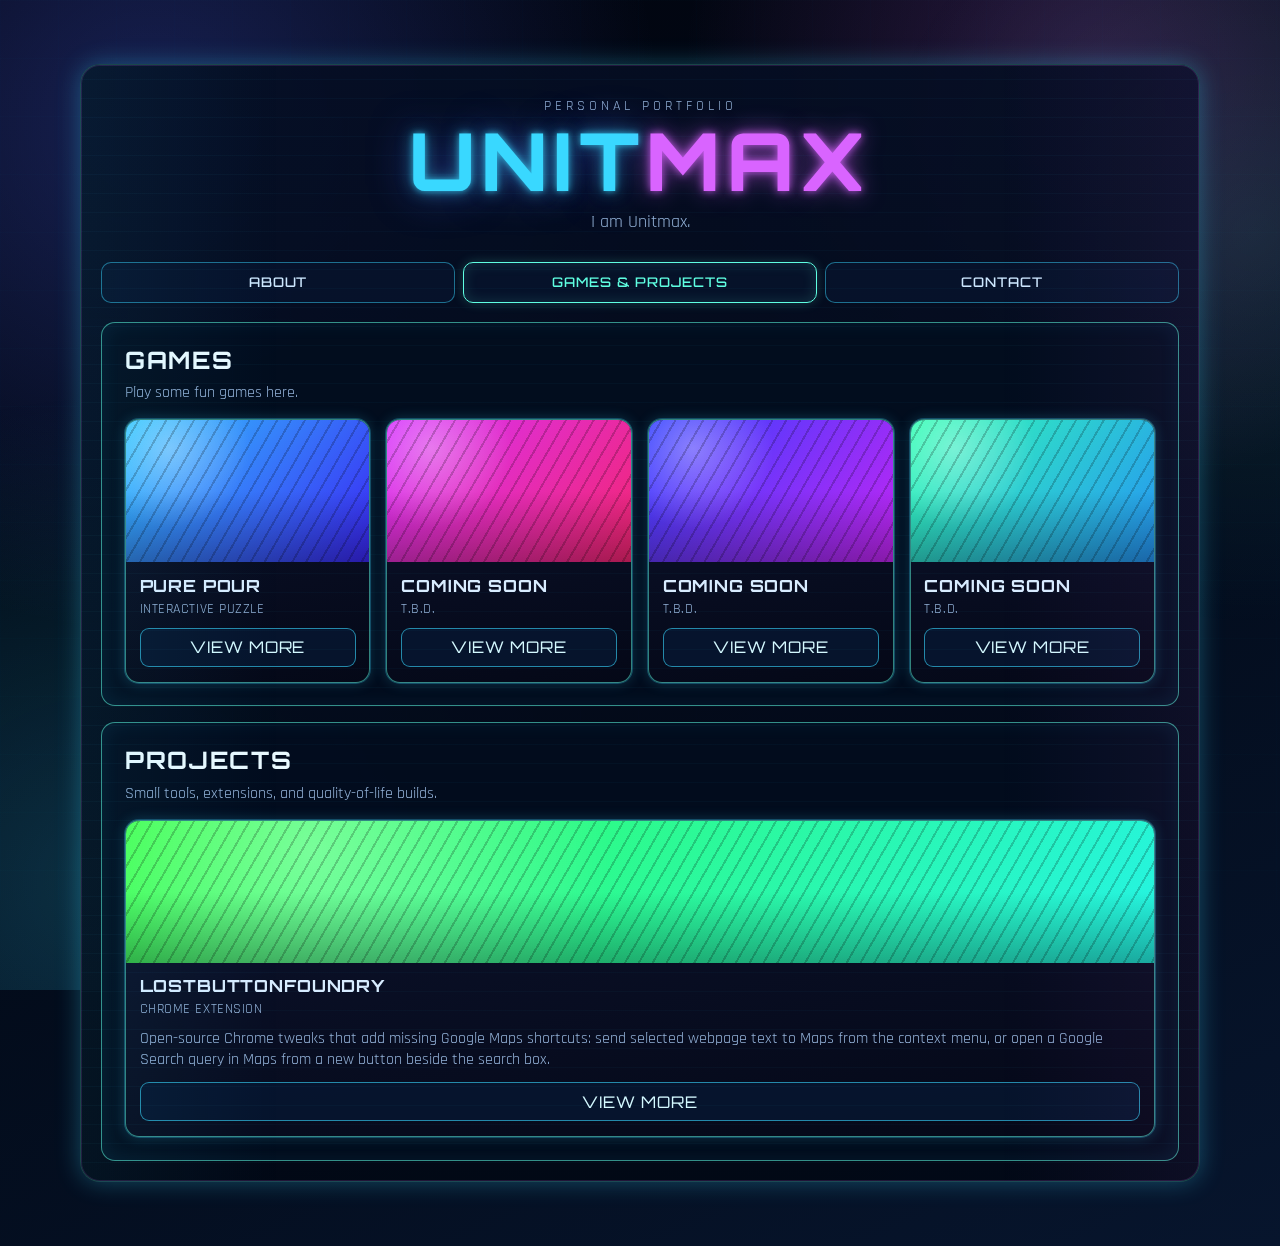
<file: index.html>
<!doctype html>
<html lang="en">
  <head>
    <meta charset="UTF-8" />
    <meta name="viewport" content="width=device-width, initial-scale=1.0" />
    <meta
      name="description"
      content="Unitmax portfolio focused on games, projects, and experiments with expandable sections."
    />
    <title>Unitmax | Portfolio</title>
    <link rel="preconnect" href="https://fonts.googleapis.com" />
    <link rel="preconnect" href="https://fonts.gstatic.com" crossorigin />
    <link
      href="https://fonts.googleapis.com/css2?family=Orbitron:wght@500;700;800&family=Rajdhani:wght@400;600;700&display=swap"
      rel="stylesheet"
    />
    <link rel="stylesheet" href="./styles.css" />
    <script src="./script.js" defer></script>
  </head>
  <body>
    <div class="scene-glow" aria-hidden="true"></div>
    <div class="scene-grid" aria-hidden="true"></div>
    <main class="portfolio-shell">
      <header class="hero">
        <p class="hero-label">Personal Portfolio</p>
        <h1 class="hero-logo">
          <span class="hero-logo--cyan">UNIT</span><span class="hero-logo--pink">MAX</span>
        </h1>
        <p class="hero-subtitle">
          I am Unitmax.
        </p>
      </header>

      <nav class="section-nav" aria-label="Portfolio sections">
        <button class="nav-tab" type="button" data-section="about">About</button>
        <button class="nav-tab is-active" type="button" data-section="games-projects">Games & Projects</button>
        <button class="nav-tab" type="button" data-section="contact">Contact</button>
      </nav>

      <section class="section-panel" id="about" aria-labelledby="about-heading" hidden>
        <h2 id="about-heading">About</h2>
        <p class="section-copy">
          I build software among other things.
        </p>
      </section>

      <section class="section-stack is-open" id="games-projects" aria-label="Games and projects">
        <div class="section-panel showcase-card">
          <div class="section-headline">
            <h2 id="games-heading">Games</h2>
            <p class="section-copy">
              Play some fun games here.
            </p>
          </div>
          <div id="games-grid" class="games-grid"></div>
        </div>

        <div class="section-panel showcase-card">
          <div class="section-headline">
            <h2 id="projects-heading">Projects</h2>
            <p class="section-copy">
              Small tools, extensions, and quality-of-life builds.
            </p>
          </div>
          <div id="projects-grid" class="games-grid"></div>
        </div>
      </section>

      <section class="section-panel" id="contact" aria-labelledby="contact-heading" hidden>
        <h2 id="contact-heading">Contact</h2>
        <p class="section-copy">
          Add links here: GitHub, Itch, LinkedIn, Discord, email, and downloadable resume.
        </p>
      </section>
    </main>
  </body>
</html>
</file>
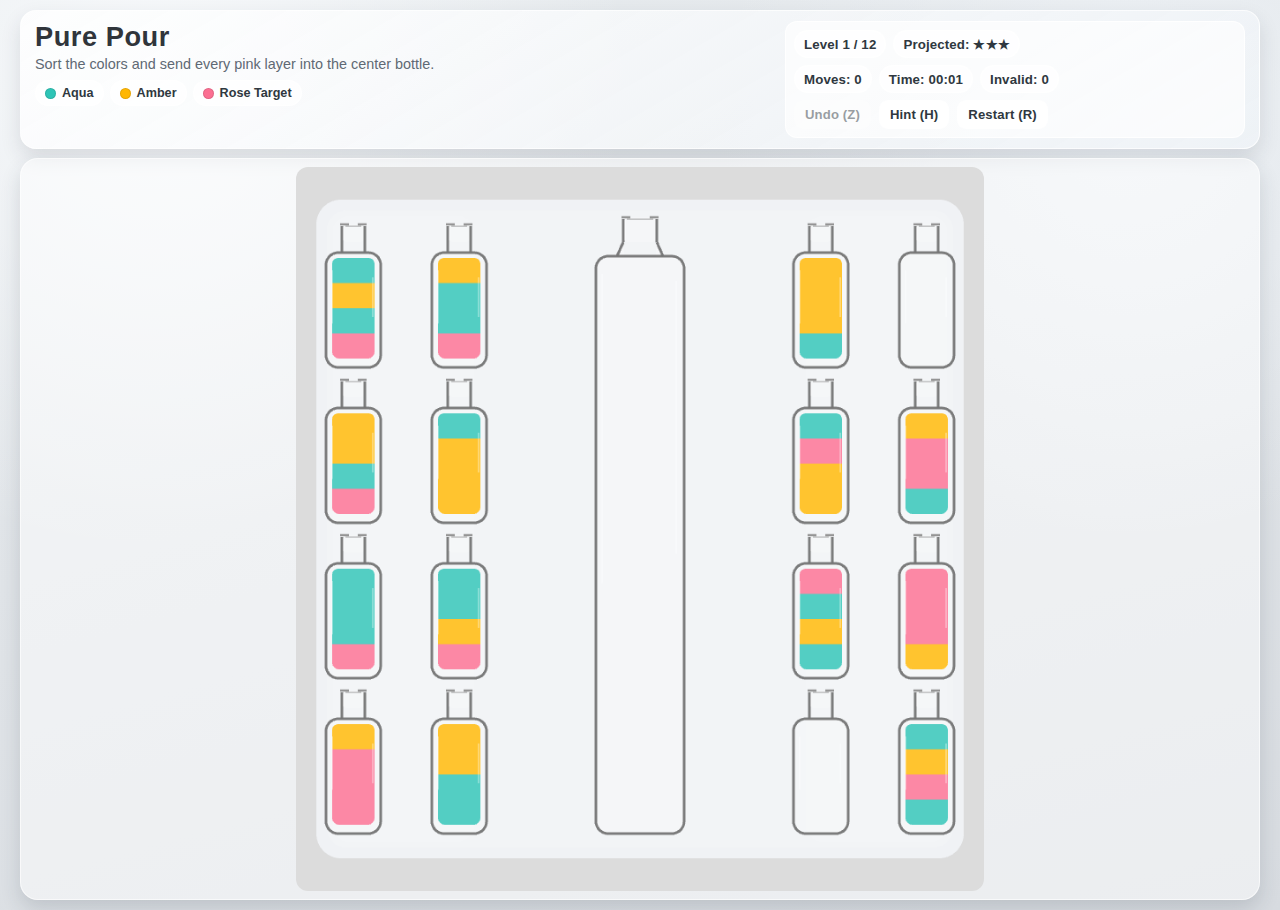
<file: games/pure-pour/index.html>
<!doctype html>
<html lang="en">
  <head>
    <meta charset="UTF-8" />
    <meta name="viewport" content="width=device-width, initial-scale=1.0" />
    <title>Pure Pour</title>
    <script type="module" crossorigin src="./assets/index-MOiBkCq3.js"></script>
    <link rel="stylesheet" crossorigin href="./assets/index-CDnrY3BA.css">
  </head>
  <body>
    <div id="app"></div>
  </body>
</html>
</file>
<file: styles.css>
:root {
  --bg-deep: #02040f;
  --bg-mid: #07152d;
  --panel: rgba(2, 13, 30, 0.82);
  --panel-border: #1d3764;
  --text-main: #d8ecff;
  --text-soft: #90aed4;
  --neon-cyan: #39d8ff;
  --neon-blue: #4f68ff;
  --neon-pink: #d964ff;
  --neon-green: #5fffe2;
  --shadow-neon: 0 0 24px rgba(57, 216, 255, 0.3);
}

*,
*::before,
*::after {
  box-sizing: border-box;
}

html,
body {
  margin: 0;
  min-height: 100%;
}

body {
  font-family: "Rajdhani", sans-serif;
  color: var(--text-main);
  background:
    radial-gradient(circle at 12% 10%, rgba(79, 104, 255, 0.28), transparent 32%),
    radial-gradient(circle at 86% 6%, rgba(217, 100, 255, 0.2), transparent 26%),
    linear-gradient(155deg, var(--bg-deep) 0%, #010814 35%, var(--bg-mid) 100%);
  overflow-x: hidden;
}

.scene-glow {
  position: fixed;
  inset: -10vh -10vw;
  background:
    radial-gradient(circle at 15% 90%, rgba(57, 216, 255, 0.18), transparent 30%),
    radial-gradient(circle at 90% 30%, rgba(95, 255, 226, 0.1), transparent 25%);
  pointer-events: none;
  z-index: 0;
}

.scene-grid {
  position: fixed;
  inset: 0;
  background-image:
    linear-gradient(rgba(57, 216, 255, 0.06) 1px, transparent 1px),
    linear-gradient(90deg, rgba(57, 216, 255, 0.05) 1px, transparent 1px);
  background-size: 58px 58px;
  opacity: 0.25;
  pointer-events: none;
  z-index: 0;
}

.portfolio-shell {
  width: min(1120px, 94vw);
  margin: 4rem auto;
  padding: clamp(1rem, 1.6vw, 1.4rem);
  border: 1px solid rgba(95, 255, 226, 0.25);
  border-radius: 20px;
  background: linear-gradient(180deg, rgba(5, 14, 35, 0.92), rgba(2, 8, 20, 0.88));
  box-shadow: var(--shadow-neon), inset 0 0 0 1px rgba(217, 100, 255, 0.15);
  position: relative;
  z-index: 1;
}

.portfolio-shell::before {
  content: "";
  position: absolute;
  inset: 0;
  border-radius: inherit;
  pointer-events: none;
  background:
    linear-gradient(90deg, rgba(57, 216, 255, 0.06), transparent 18%, transparent 82%, rgba(217, 100, 255, 0.06)),
    repeating-linear-gradient(
      0deg,
      transparent,
      transparent 18px,
      rgba(57, 216, 255, 0.03) 18px,
      rgba(57, 216, 255, 0.03) 19px
    );
}

.hero {
  text-align: center;
  padding: 0.7rem 0 1.25rem;
  position: relative;
}

.hero-label {
  margin: 0 0 0.45rem;
  text-transform: uppercase;
  letter-spacing: 0.25rem;
  color: var(--text-soft);
  font-size: 0.86rem;
}

.hero-logo {
  margin: 0;
  font-family: "Orbitron", sans-serif;
  font-size: clamp(2.5rem, 8vw, 5rem);
  font-weight: 800;
  letter-spacing: 0.08em;
  line-height: 0.95;
}

.hero-logo--cyan {
  color: var(--neon-cyan);
  text-shadow:
    0 0 6px rgba(57, 216, 255, 0.7),
    0 0 16px rgba(57, 216, 255, 0.5),
    0 0 40px rgba(79, 104, 255, 0.55);
}

.hero-logo--pink {
  color: var(--neon-pink);
  text-shadow:
    0 0 8px rgba(217, 100, 255, 0.85),
    0 0 24px rgba(217, 100, 255, 0.6);
}

.hero-subtitle {
  width: min(740px, 90%);
  margin: 0.8rem auto 0;
  font-size: 1.1rem;
  color: var(--text-soft);
}

.section-nav {
  display: grid;
  grid-template-columns: repeat(3, minmax(0, 1fr));
  gap: 0.55rem;
  margin: 0.6rem 0 1.2rem;
}

.nav-tab {
  border: 1px solid rgba(57, 216, 255, 0.48);
  border-radius: 10px;
  background: rgba(8, 21, 47, 0.65);
  color: #cde8ff;
  text-transform: uppercase;
  font-family: "Orbitron", sans-serif;
  font-weight: 500;
  letter-spacing: 0.07em;
  line-height: 1.2;
  padding: 0.7rem 0.6rem;
  cursor: pointer;
  transition: transform 0.22s ease, border-color 0.22s ease, box-shadow 0.22s ease;
}

.nav-tab:hover {
  transform: translateY(-1px);
  border-color: rgba(95, 255, 226, 0.76);
  box-shadow: 0 0 12px rgba(57, 216, 255, 0.24);
}

.nav-tab.is-active {
  color: var(--neon-green);
  border-color: var(--neon-green);
  box-shadow: 0 0 12px rgba(95, 255, 226, 0.2), inset 0 0 14px rgba(95, 255, 226, 0.15);
}

.section-panel {
  border: 1px solid var(--panel-border);
  border-radius: 14px;
  background: var(--panel);
  padding: clamp(0.9rem, 2.2vw, 1.4rem);
  animation: reveal 260ms ease;
}

.section-stack {
  display: grid;
  gap: 1rem;
  animation: reveal 260ms ease;
}

.portfolio-shell > section[hidden] {
  display: none;
}

.section-panel h2 {
  margin: 0;
  text-transform: uppercase;
  letter-spacing: 0.07em;
  font-family: "Orbitron", sans-serif;
  color: #e9f9ff;
}

.section-panel.is-open {
  border-color: rgba(95, 255, 226, 0.55);
  box-shadow: inset 0 0 20px rgba(57, 216, 255, 0.08);
}

.showcase-card {
  border-color: rgba(95, 255, 226, 0.55);
  box-shadow: inset 0 0 20px rgba(57, 216, 255, 0.08);
}

.section-headline {
  margin-bottom: 1rem;
}

.section-copy {
  margin: 0.45rem 0 0;
  color: var(--text-soft);
  font-size: 1.03rem;
}

.games-grid {
  display: grid;
  grid-template-columns: repeat(auto-fit, minmax(220px, 1fr));
  gap: 1rem;
}

.game-card {
  border: 1px solid rgba(95, 255, 226, 0.5);
  border-radius: 14px;
  overflow: hidden;
  background: linear-gradient(170deg, rgba(14, 21, 49, 0.85), rgba(5, 8, 23, 0.88));
  box-shadow:
    0 0 0 1px rgba(57, 216, 255, 0.25),
    0 0 14px rgba(57, 216, 255, 0.22);
  transition: transform 0.26s ease, box-shadow 0.26s ease, border-color 0.26s ease;
}

.game-card:hover {
  transform: translateY(-4px);
  border-color: rgba(217, 100, 255, 0.7);
  box-shadow:
    0 0 0 1px rgba(217, 100, 255, 0.35),
    0 0 18px rgba(217, 100, 255, 0.28);
}

.game-art {
  height: 142px;
  position: relative;
  background:
    radial-gradient(circle at 18% 20%, rgba(255, 255, 255, 0.35), transparent 35%),
    linear-gradient(130deg, hsl(var(--art-hue), 100%, 60%), hsl(calc(var(--art-hue) + 50), 90%, 55%));
}

.game-art::before {
  content: "";
  position: absolute;
  inset: 0;
  background:
    repeating-linear-gradient(
      120deg,
      transparent 0 10px,
      rgba(0, 0, 0, 0.2) 10px 12px
    ),
    linear-gradient(180deg, transparent 0 50%, rgba(0, 0, 0, 0.3) 100%);
}

.game-content {
  padding: 0.8rem 0.86rem 0.95rem;
}

.game-title {
  margin: 0;
  font-family: "Orbitron", sans-serif;
  font-size: 1.05rem;
  text-transform: uppercase;
  letter-spacing: 0.05em;
}

.game-meta {
  margin: 0.24rem 0 0.62rem;
  color: var(--text-soft);
  text-transform: uppercase;
  letter-spacing: 0.04em;
  font-size: 0.86rem;
}

.game-description {
  margin: 0 0 0.74rem;
  color: var(--text-soft);
  font-size: 0.98rem;
  line-height: 1.35;
}

.game-link {
  display: inline-flex;
  align-items: center;
  justify-content: center;
  width: 100%;
  text-decoration: none;
  font-family: "Orbitron", sans-serif;
  text-transform: uppercase;
  letter-spacing: 0.06em;
  color: #d4f9ff;
  border: 1px solid rgba(57, 216, 255, 0.6);
  border-radius: 9px;
  padding: 0.52rem 0.72rem;
  background: rgba(7, 23, 50, 0.78);
  transition: border-color 0.22s ease, box-shadow 0.22s ease;
}

.game-link:hover {
  border-color: var(--neon-green);
  box-shadow: 0 0 10px rgba(95, 255, 226, 0.26);
}

@keyframes reveal {
  from {
    opacity: 0;
    transform: translateY(4px);
  }
  to {
    opacity: 1;
    transform: translateY(0);
  }
}

@media (max-width: 760px) {
  .portfolio-shell {
    margin: 1.1rem auto;
    padding: 0.86rem;
  }

  .section-nav {
    grid-template-columns: repeat(2, minmax(0, 1fr));
  }

  .nav-tab {
    padding: 0.66rem 0.5rem;
    font-size: 0.88rem;
  }

  .hero-subtitle {
    font-size: 1rem;
  }

  .game-art {
    height: 128px;
  }
}

@media (max-width: 520px) {
  .section-nav {
    grid-template-columns: 1fr;
  }
}
</file>
<file: games/pure-pour/assets/index-CDnrY3BA.css>
:root{--bg-light: #e8ecef;--bg-mid: #d7dbe0;--frame: rgba(255, 255, 255, .62);--frame-border: rgba(255, 255, 255, .75);--ink: #30353b;--muted: #5f6974;--overlay-bg: rgba(16, 19, 24, .52);--btn-bg: rgba(255, 255, 255, .84);--btn-border: rgba(255, 255, 255, .9);--btn-ink: #2f3840;--btn-primary: #2f6fed}*{box-sizing:border-box}body{margin:0;min-height:100vh;min-height:100dvh;padding:10px 8px;display:flex;justify-content:center;align-items:center;background:radial-gradient(circle at 12% 8%,#f7f9fb 0%,transparent 34%),radial-gradient(circle at 88% 14%,#edf1f5 0%,transparent 30%),linear-gradient(165deg,var(--bg-light),var(--bg-mid));color:var(--ink);font-family:Avenir Next,Trebuchet MS,Gill Sans,sans-serif}#game-shell{position:relative;width:min(1240px,calc(100vw - 16px));max-width:100%;height:min(calc(100dvh - 10px),980px);margin-inline:auto;display:grid;grid-template-rows:auto minmax(0,1fr);gap:9px}#game-header{background:linear-gradient(150deg,#ffffffd1,#f0f4f8b8);border:1px solid var(--frame-border);border-radius:16px;padding:10px 14px;display:grid;grid-template-columns:minmax(240px,1fr) minmax(320px,460px);gap:10px 12px;box-shadow:0 9px 20px #25313f21}.title-wrap h1{margin:0;font-size:clamp(1.15rem,2.3vw,1.7rem);letter-spacing:.02em}.title-wrap p{margin:3px 0 0;font-size:.9rem;color:var(--muted)}.legend{margin-top:8px;display:flex;flex-wrap:wrap;gap:6px}.chip{display:inline-flex;align-items:center;gap:6px;padding:5px 9px;border-radius:999px;font-size:.79rem;font-weight:600;color:#2f3840;background:#ffffffb3;border:1px solid rgba(255,255,255,.85)}.dot{width:11px;height:11px;border-radius:50%;box-shadow:inset 0 0 0 1px #0000001a}.dot.blue{background:#2ec4b6}.dot.yellow{background:#ffb703}.dot.pink{background:#fb6f92}#hud-panel{border-radius:12px;border:1px solid rgba(255,255,255,.86);background:#ffffffa8;padding:8px;display:grid;gap:7px}.hud-row{display:flex;flex-wrap:wrap;gap:7px}.hud-pill{display:inline-flex;align-items:center;justify-content:center;min-height:28px;padding:4px 9px;border-radius:999px;font-size:.83rem;font-weight:650;color:#2f3840;background:#ffffffbf;border:1px solid rgba(255,255,255,.9);letter-spacing:.01em}.star-pill{font-variant-numeric:tabular-nums}.control-row{display:flex;flex-wrap:wrap;gap:8px}.game-btn{border:1px solid var(--btn-border);background:var(--btn-bg);color:var(--btn-ink);border-radius:9px;padding:6px 10px;font-size:.82rem;font-weight:650;letter-spacing:.01em;cursor:pointer;transition:transform .12s ease,filter .12s ease}.game-btn:hover:not(:disabled){transform:translateY(-1px);filter:brightness(1.03)}.game-btn:disabled{cursor:default;opacity:.48}.game-btn.primary{background:linear-gradient(160deg,#3d7bff,var(--btn-primary));color:#fff;border-color:#4378ede0}#board-frame{position:relative;min-height:0;border-radius:18px;padding:8px;background:#ffffff80;border:1px solid rgba(255,255,255,.62);box-shadow:0 9px 20px #29364529;overflow:hidden;display:grid}#game-container{width:100%;height:100%;border-radius:12px;overflow:hidden;display:grid;place-items:center}#game-container canvas{display:block;border-radius:12px}#hint-toast{position:absolute;left:50%;bottom:24px;transform:translate(-50%) translateY(8px);opacity:0;pointer-events:none;background:#232c37e6;color:#f2f6fb;border-radius:999px;padding:8px 14px;font-size:.84rem;font-weight:600;letter-spacing:.01em;transition:opacity .18s ease,transform .18s ease;z-index:80}#hint-toast.visible{opacity:1;transform:translate(-50%) translateY(0)}#win-overlay{position:absolute;inset:0;display:flex;align-items:center;justify-content:center;background:var(--overlay-bg);opacity:0;pointer-events:none;transition:opacity .22s ease;z-index:100}#win-overlay.visible{opacity:1;pointer-events:auto}.win-card{min-width:min(88vw,460px);background:linear-gradient(170deg,#fff,#f2f6fb);border:1px solid rgba(255,255,255,.9);border-radius:18px;box-shadow:0 16px 30px #0f141c52;padding:20px 24px;text-align:center}.win-card h2{margin:0;font-size:clamp(1.5rem,3vw,2.3rem);color:#2d3540}.win-card p{margin:8px 0 0;font-size:1rem;color:#5a6776}.win-stars{margin-top:12px;font-size:1.5rem;letter-spacing:.08em;color:#f4ae2d}.win-summary{font-size:.94rem;color:#586475}.win-actions{margin-top:14px;display:flex;justify-content:center;flex-wrap:wrap;gap:10px}@media(max-width:900px){#game-header{grid-template-columns:1fr}}@media(max-width:720px){body{padding:4px;align-items:flex-start}#game-shell{width:min(100vw - 8px,1240px);height:auto;grid-template-rows:auto auto;gap:6px}#game-header{border-radius:14px;padding:8px 10px;gap:8px}.title-wrap h1{font-size:clamp(1.05rem,5vw,1.35rem)}.title-wrap p,.legend{display:none}#hud-panel{border-radius:10px;padding:7px;gap:6px}.hud-row,.control-row{gap:6px}#board-frame{padding:6px;border-radius:14px}#game-container{height:auto;align-self:start}#game-container,#game-container canvas{border-radius:8px}.hud-pill,.game-btn{font-size:.76rem}}
</file>
